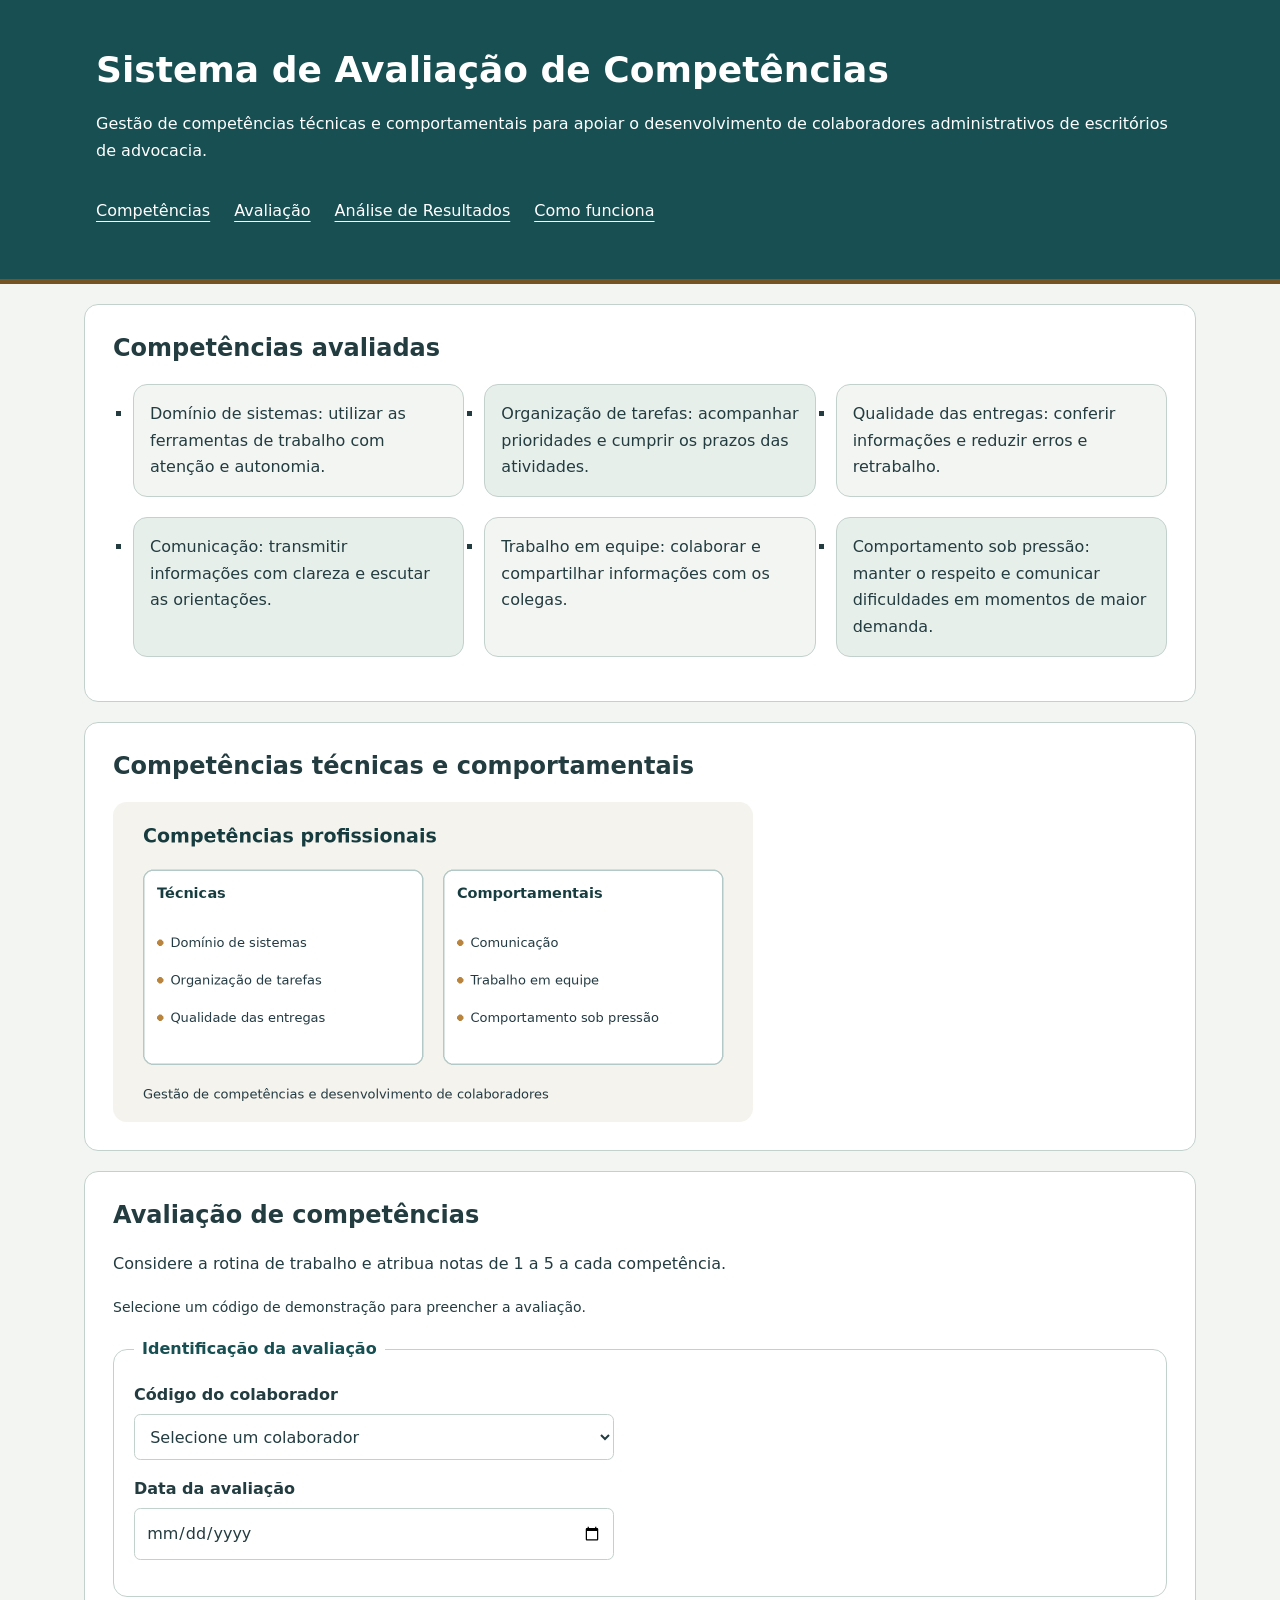
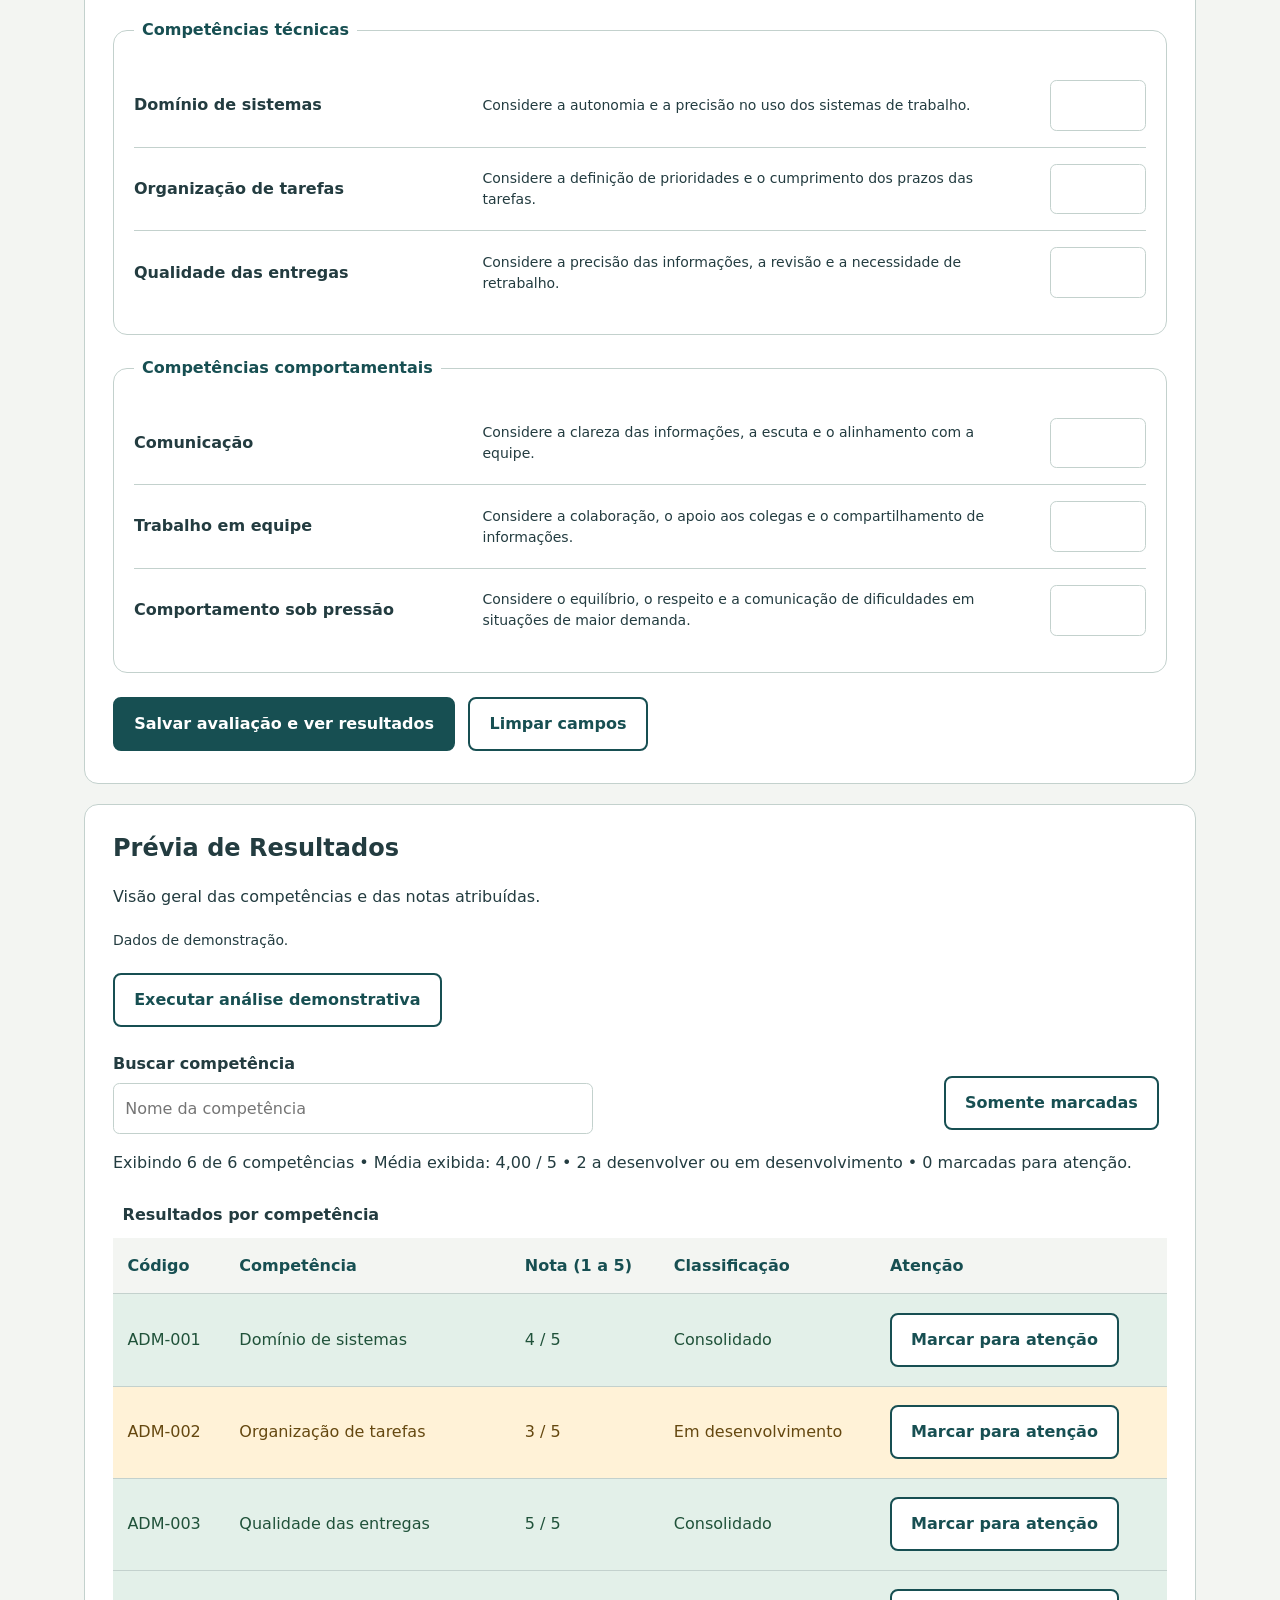
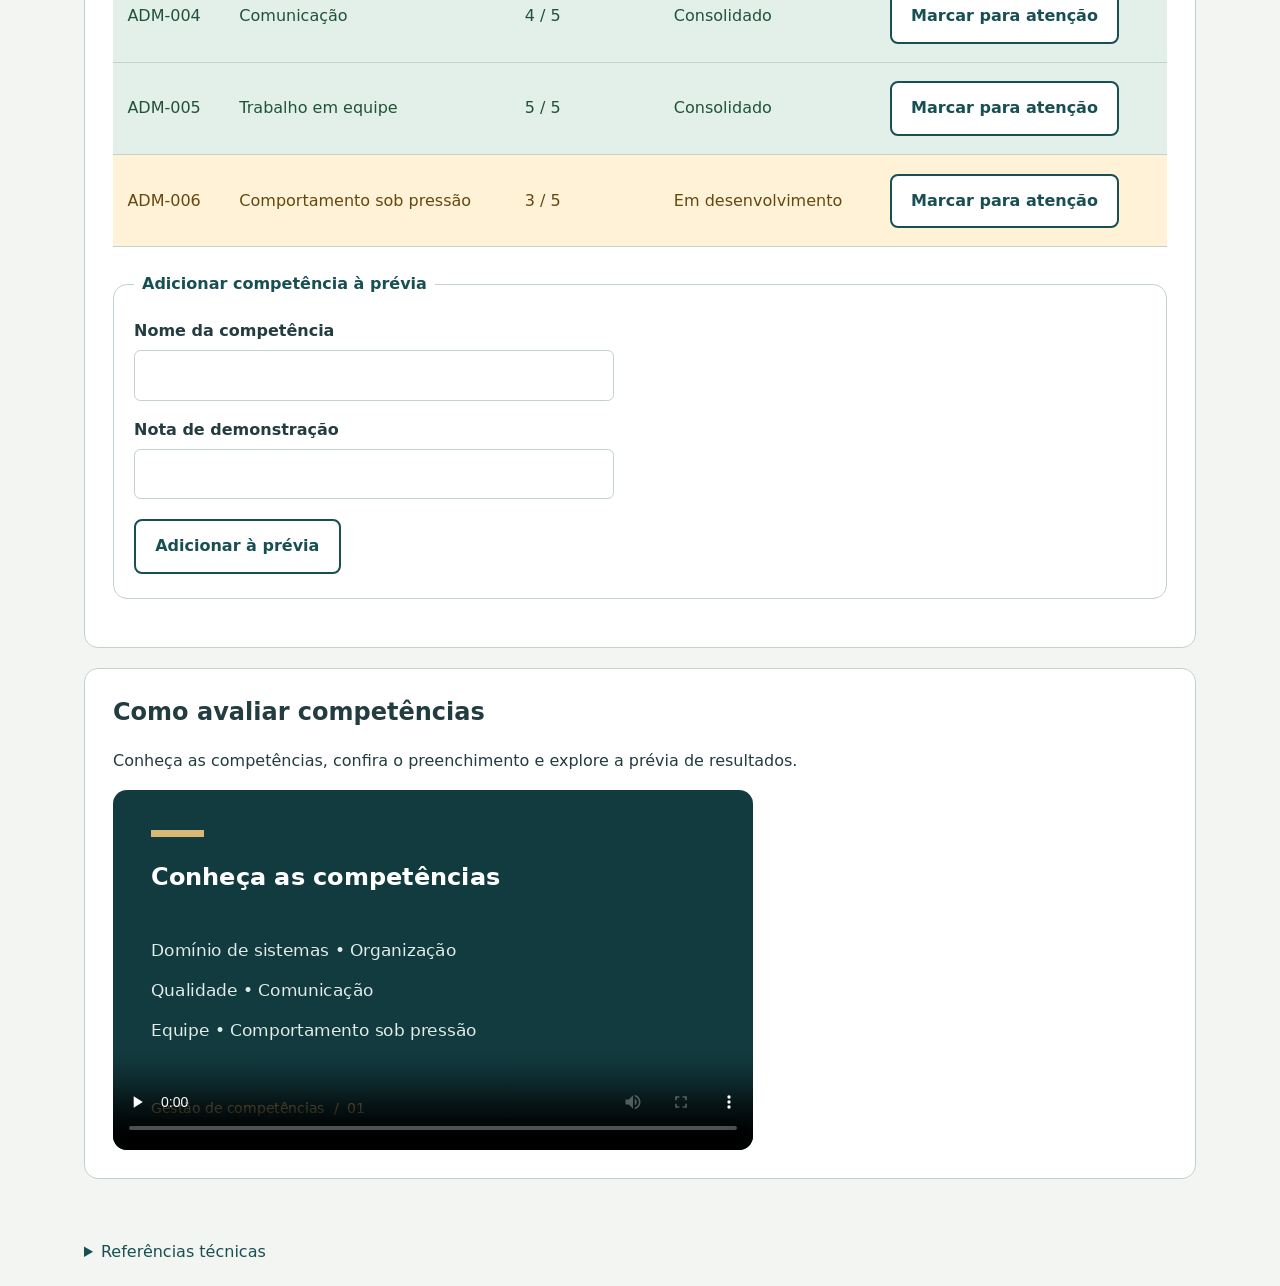
<file: index.html>
<!DOCTYPE html>
<html lang="pt-BR">
<head>
    <meta charset="UTF-8">
    <meta name="viewport" content="width=device-width, initial-scale=1.0">
    <link rel="stylesheet" href="css/reset.css">
    <link rel="stylesheet" href="css/style.css">
    <title>Sistema de Avaliação de Competências</title>
</head>
<body>
    <header id="cabecalho">
    <h1>Sistema de Avaliação de Competências</h1>
    <p>Gestão de competências técnicas e comportamentais para apoiar o desenvolvimento de colaboradores administrativos de escritórios de advocacia.</p>

        <nav class="navegacao" aria-label="Navegação principal">
            <a href="#competencias">Competências</a>
            <a href="#avaliacao">Avaliação</a>
            <a href="resultados.html">Análise de Resultados</a>
            <a href="#apresentacao">Como funciona</a>
        </nav>
    </header>
    <main>
    <section id="competencias" class="card">
    <h2>Competências avaliadas</h2>
    <ul class="lista-competencias">
        <li>Domínio de sistemas: utilizar as ferramentas de trabalho com atenção e autonomia.</li>
        <li>Organização de tarefas: acompanhar prioridades e cumprir os prazos das atividades.</li>
        <li>Qualidade das entregas: conferir informações e reduzir erros e retrabalho.</li>
        <li>Comunicação: transmitir informações com clareza e escutar as orientações.</li>
        <li>Trabalho em equipe: colaborar e compartilhar informações com os colegas.</li>
        <li>Comportamento sob pressão: manter o respeito e comunicar dificuldades em momentos de maior demanda.</li>
    </ul>

    </section>
    <section id="visao-geral" class="card">
    <h2>Competências técnicas e comportamentais</h2>
    <img src="assets/images/competencias.png"
         alt="Quadro com dois grupos: competências técnicas — domínio de sistemas, organização de tarefas e qualidade das entregas; competências comportamentais — comunicação, trabalho em equipe e comportamento sob pressão."
         width="640" height="320">

    </section>
    <section id="avaliacao" class="card">
        <h2>Avaliação de competências</h2>
        <p>Considere a rotina de trabalho e atribua notas de 1 a 5 a cada competência.</p>
        <p><small>Selecione um código de demonstração para preencher a avaliação.</small></p>
        <form id="form-avaliacao" action="resultados.html" method="get">
            <fieldset>
                <legend>Identificação da avaliação</legend>
                <p class="campo"><label for="codigo">Código do colaborador</label>
                <select id="codigo" name="codigo" required>
                    <option value="" selected disabled>Selecione um colaborador</option>
                    <option value="ADM-001">ADM-001</option>
                    <option value="ADM-002">ADM-002</option>
                    <option value="ADM-003">ADM-003</option>
                    <option value="ADM-004">ADM-004</option>
                    <option value="ADM-005">ADM-005</option>
                    <option value="ADM-006">ADM-006</option>
                </select></p>
                <p class="campo"><label for="data">Data da avaliação</label>
                <input type="date" id="data" name="data" required></p>
            </fieldset>
            <fieldset>
                <legend>Competências técnicas</legend>
                <div class="competencia-linha">
                    <label for="sistemas">Domínio de sistemas</label>
                    <small id="sistemas-descricao" class="competencia-descricao">Considere a autonomia e a precisão no uso dos sistemas de trabalho.</small>
                    <input type="number" id="sistemas" name="sistemas" min="1" max="5" step="1" aria-describedby="sistemas-descricao" required>
                </div>
                <div class="competencia-linha">
                    <label for="organizacao">Organização de tarefas</label>
                    <small id="organizacao-descricao" class="competencia-descricao">Considere a definição de prioridades e o cumprimento dos prazos das tarefas.</small>
                    <input type="number" id="organizacao" name="organizacao" min="1" max="5" step="1" aria-describedby="organizacao-descricao" required>
                </div>
                <div class="competencia-linha">
                    <label for="qualidade">Qualidade das entregas</label>
                    <small id="qualidade-descricao" class="competencia-descricao">Considere a precisão das informações, a revisão e a necessidade de retrabalho.</small>
                    <input type="number" id="qualidade" name="qualidade" min="1" max="5" step="1" aria-describedby="qualidade-descricao" required>
                </div>
            </fieldset>
            <fieldset>
                <legend>Competências comportamentais</legend>
                <div class="competencia-linha">
                    <label for="comunicacao">Comunicação</label>
                    <small id="comunicacao-descricao" class="competencia-descricao">Considere a clareza das informações, a escuta e o alinhamento com a equipe.</small>
                    <input type="number" id="comunicacao" name="comunicacao" min="1" max="5" step="1" aria-describedby="comunicacao-descricao" required>
                </div>
                <div class="competencia-linha">
                    <label for="equipe">Trabalho em equipe</label>
                    <small id="equipe-descricao" class="competencia-descricao">Considere a colaboração, o apoio aos colegas e o compartilhamento de informações.</small>
                    <input type="number" id="equipe" name="equipe" min="1" max="5" step="1" aria-describedby="equipe-descricao" required>
                </div>
                <div class="competencia-linha">
                    <label for="pressao">Comportamento sob pressão</label>
                    <small id="pressao-descricao" class="competencia-descricao">Considere o equilíbrio, o respeito e a comunicação de dificuldades em situações de maior demanda.</small>
                    <input type="number" id="pressao" name="pressao" min="1" max="5" step="1" aria-describedby="pressao-descricao" required>
                </div>
            </fieldset>
            <button type="submit" class="botao">Salvar avaliação e ver resultados</button>
            <button type="reset" class="botao botao-secundario">Limpar campos</button>
            <p id="form-mensagem" role="alert" hidden></p>
        </form>
    </section>
    <section id="resultados" class="card">
    <h2>Prévia de Resultados</h2>
    <p>Visão geral das competências e das notas atribuídas.</p>
    <p><small>Dados de demonstração.</small></p>
    <button type="button" id="executar-analise" class="botao botao-secundario">Executar análise demonstrativa</button>
    <div class="controles-previa">
        <p class="campo"><label for="busca-competencias">Buscar competência</label>
        <input type="search" id="busca-competencias" placeholder="Nome da competência"></p>
        <button type="button" id="filtrar-marcadas" class="botao botao-secundario" aria-pressed="false">Somente marcadas</button>
    </div>
    <p id="resumo-previa" aria-live="polite"></p>
    <div class="tabela-container">
    <table>
        <caption>Resultados por competência</caption>
        <thead>
            <tr>
                <th scope="col">Código</th>
                <th scope="col">Competência</th>
                <th scope="col">Nota (1 a 5)</th>
                <th scope="col">Classificação</th>
                <th scope="col">Atenção</th>
            </tr>
        </thead>
        <tbody id="lista-previa"></tbody>
    </table>
    </div>
    <form id="form-competencia-previa">
        <fieldset>
            <legend>Adicionar competência à prévia</legend>
            <p class="campo"><label for="nova-competencia">Nome da competência</label>
            <input type="text" id="nova-competencia" name="nomeCompetencia" maxlength="100" required></p>
            <p class="campo"><label for="nova-nota">Nota de demonstração</label>
            <input type="number" id="nova-nota" name="notaCompetencia" min="1" max="5" step="1" required></p>
            <button type="submit" class="botao botao-secundario">Adicionar à prévia</button>
        </fieldset>
    </form>

    </section>
    <section id="apresentacao" class="card">
        <h2>Como avaliar competências</h2>
        <p>Conheça as competências, confira o preenchimento e explore a prévia de resultados.</p>
        <!-- WebM/VP9 prioriza compressão eficiente; MP4/H.264 amplia a compatibilidade. -->
        <!-- preload="none": o vídeo está abaixo do conteúdo principal e só deve baixar ao iniciar a reprodução. -->
        <video controls preload="none" poster="assets/images/apresentacao-poster.png" width="640" height="360">
            <source src="assets/media/apresentacao.webm" type="video/webm">
            <source src="assets/media/apresentacao.mp4" type="video/mp4">
            <track kind="captions" src="assets/captions/apresentacao.vtt" srclang="pt-BR" label="Português" default>
            Seu navegador não reproduz este vídeo. <a href="assets/media/apresentacao.mp4">Baixe a apresentação em MP4</a>.
        </video>
    </section>
    </main>
    <footer>
    <details>
        <summary>Referências técnicas</summary>
        <p><a href="https://developer.mozilla.org/pt-BR/docs/Web/HTML" target="_blank" rel="noopener noreferrer">Documentação HTML — MDN (abre em nova aba)</a></p>
    </details>
    </footer>
    <script src="js/avaliacoes.js" defer></script>
    <script src="js/formulario.js" defer></script>
    <script src="js/logica.js" defer></script>
    <script src="js/script.js" defer></script>
</body>
</html>
</file>
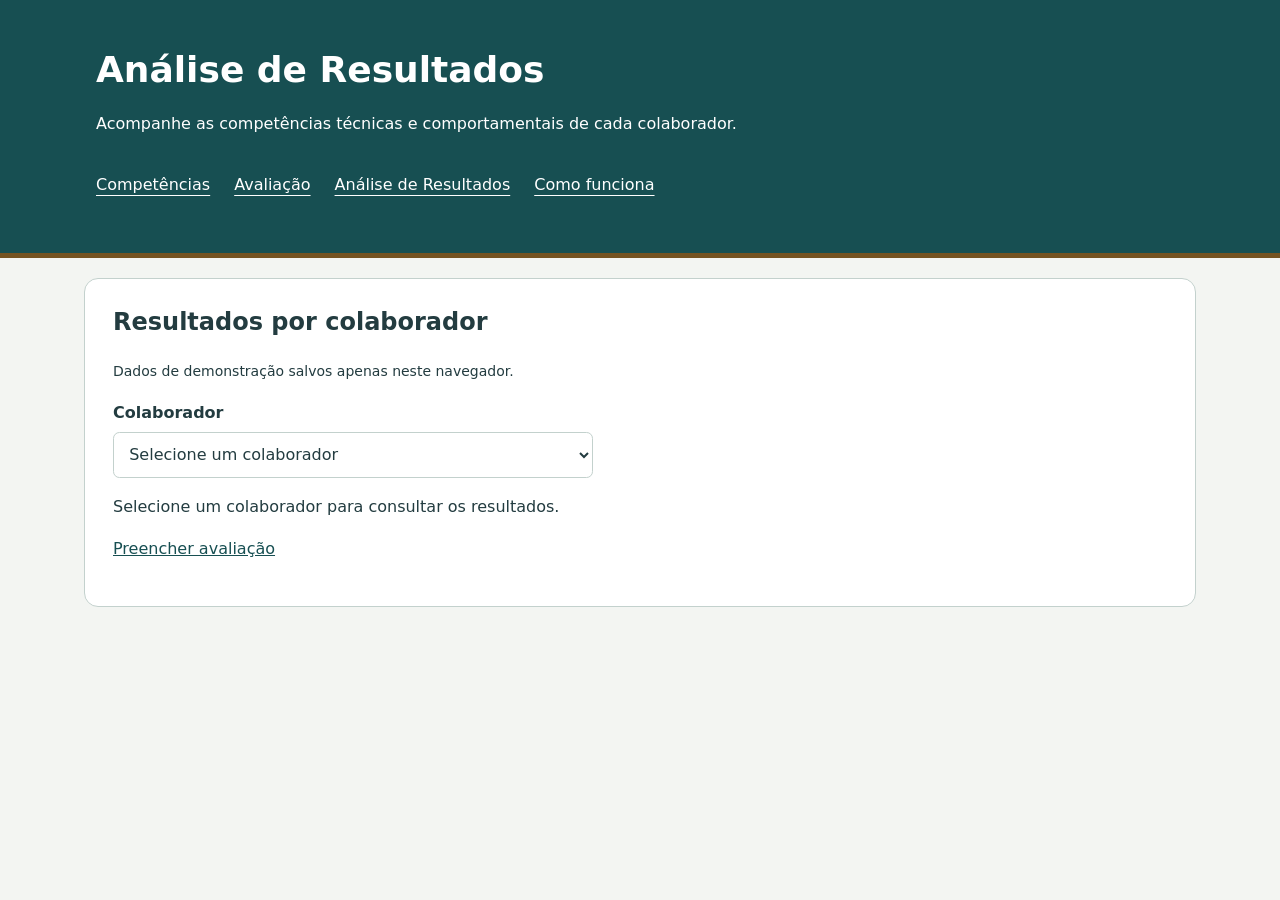
<file: resultados.html>
<!DOCTYPE html>
<html lang="pt-BR">
<head>
    <meta charset="UTF-8">
    <meta name="viewport" content="width=device-width, initial-scale=1.0">
    <link rel="stylesheet" href="css/reset.css">
    <link rel="stylesheet" href="css/style.css">
    <title>Análise de Resultados | Sistema de Avaliação de Competências</title>
</head>
<body>
    <header id="cabecalho">
        <h1>Análise de Resultados</h1>
        <p>Acompanhe as competências técnicas e comportamentais de cada colaborador.</p>
        <nav class="navegacao" aria-label="Navegação principal">
            <a href="index.html#competencias">Competências</a>
            <a href="index.html#avaliacao">Avaliação</a>
            <a href="resultados.html" aria-current="page">Análise de Resultados</a>
            <a href="index.html#apresentacao">Como funciona</a>
        </nav>
    </header>
    <main>
        <section class="card" aria-labelledby="titulo-consulta">
            <h2 id="titulo-consulta">Resultados por colaborador</h2>
            <p><small>Dados de demonstração salvos apenas neste navegador.</small></p>
            <p class="campo">
                <label for="colaborador-resultados">Colaborador</label>
                <select id="colaborador-resultados" name="colaborador">
                    <option value="">Selecione um colaborador</option>
                    <option value="ADM-001">ADM-001</option>
                    <option value="ADM-002">ADM-002</option>
                    <option value="ADM-003">ADM-003</option>
                    <option value="ADM-004">ADM-004</option>
                    <option value="ADM-005">ADM-005</option>
                    <option value="ADM-006">ADM-006</option>
                </select>
            </p>
            <p id="mensagem-resultados" role="status">Selecione um colaborador para consultar os resultados.</p>
            <p><a href="index.html#avaliacao">Preencher avaliação</a></p>
            <div id="painel-resultados" hidden>
                <h3>Médias da avaliação</h3>
                <dl class="resumo-medias">
                    <div class="media-item"><dt>Média geral</dt><dd><span id="media-geral">—</span> <small>/ 5</small></dd></div>
                    <div class="media-item"><dt>Competências técnicas</dt><dd><span id="media-tecnicas">—</span> <small>/ 5</small></dd></div>
                    <div class="media-item"><dt>Competências comportamentais</dt><dd><span id="media-comportamentais">—</span> <small>/ 5</small></dd></div>
                </dl>
                <h3>Notas por competência</h3>
                <ul class="notas-competencias">
                    <li class="resultado-item">
                        <div class="resultado-cabecalho"><span>Domínio de sistemas</span><strong id="nota-sistemas">— / 5</strong></div>
                        <div class="barra-trilha" aria-hidden="true"><div id="barra-sistemas" class="barra-preenchimento"></div></div>
                    </li>
                    <li class="resultado-item">
                        <div class="resultado-cabecalho"><span>Organização de tarefas</span><strong id="nota-organizacao">— / 5</strong></div>
                        <div class="barra-trilha" aria-hidden="true"><div id="barra-organizacao" class="barra-preenchimento"></div></div>
                    </li>
                    <li class="resultado-item">
                        <div class="resultado-cabecalho"><span>Qualidade das entregas</span><strong id="nota-qualidade">— / 5</strong></div>
                        <div class="barra-trilha" aria-hidden="true"><div id="barra-qualidade" class="barra-preenchimento"></div></div>
                    </li>
                    <li class="resultado-item">
                        <div class="resultado-cabecalho"><span>Comunicação</span><strong id="nota-comunicacao">— / 5</strong></div>
                        <div class="barra-trilha" aria-hidden="true"><div id="barra-comunicacao" class="barra-preenchimento"></div></div>
                    </li>
                    <li class="resultado-item">
                        <div class="resultado-cabecalho"><span>Trabalho em equipe</span><strong id="nota-equipe">— / 5</strong></div>
                        <div class="barra-trilha" aria-hidden="true"><div id="barra-equipe" class="barra-preenchimento"></div></div>
                    </li>
                    <li class="resultado-item">
                        <div class="resultado-cabecalho"><span>Comportamento sob pressão</span><strong id="nota-pressao">— / 5</strong></div>
                        <div class="barra-trilha" aria-hidden="true"><div id="barra-pressao" class="barra-preenchimento"></div></div>
                    </li>
                </ul>
            </div>
        </section>
    </main>
    <script src="js/avaliacoes.js" defer></script>
    <script src="js/resultados.js" defer></script>
</body>
</html>
</file>
<file: css/style.css>
:root {
    --cor-fundo: #f3f5f2;
    --cor-superficie: #ffffff;
    --cor-texto: #233c40;
    --cor-primaria: #174f52;
    --cor-destaque: #755322;
    --cor-borda: #c3d1cd;
    --espaco: 1.25rem;
    --raio: 0.875rem;
}

/* rem respeita o tamanho de texto configurado no navegador. */
body {
    color: var(--cor-texto);
    background: var(--cor-fundo);
    font-family: system-ui, sans-serif;
    font-size: 1rem;
    line-height: 1.65;
}

#cabecalho {
    padding: 3rem var(--espaco);
    color: var(--cor-superficie);
    background: var(--cor-primaria);
    border-bottom: 0.35rem solid var(--cor-destaque);
}

/* O filho direto limita a largura apenas dos textos do cabeçalho. */
#cabecalho > h1,
#cabecalho > p {
    max-width: 68rem;
    margin: 0 auto var(--espaco);
}

h1 {
    font-size: 2.25rem;
    line-height: 1.2;
}

h2 {
    margin-top: 0;
    font-size: 1.5rem;
    line-height: 1.3;
}

main,
footer {
    max-width: 72rem;
    margin: 0 auto;
    padding: var(--espaco);
}

.card {
    margin: 0 0 var(--espaco);
    padding: 1.75rem;
    border: 1px solid var(--cor-borda);
    border-radius: var(--raio);
    background: var(--cor-superficie);
}

.lista-competencias {
    padding-left: 1.4rem;
    list-style-type: square;
}

.lista-competencias li {
    margin-bottom: 0.75rem;
}

img,
video {
    display: block;
    max-width: 100%;
    height: auto;
    border-radius: var(--raio);
}

fieldset {
    min-width: 0;
    margin: 0 0 var(--espaco);
    padding: var(--espaco);
    border: 1px solid var(--cor-borda);
    border-radius: var(--raio);
}

legend {
    padding: 0 0.5rem;
    color: var(--cor-primaria);
    font-weight: 700;
}

.campo {
    margin: 0 0 1rem;
}

label {
    display: block;
    margin-bottom: 0.35rem;
    font-weight: 600;
}

input,
select {
    display: block;
    width: 100%;
    max-width: 30rem;
    padding: 0.7rem;
    border: 1px solid var(--cor-borda);
    border-radius: 0.4rem;
    color: var(--cor-texto);
    background: var(--cor-superficie);
    font: inherit;
}

.botao {
    margin: 0.25rem 0.5rem 0.25rem 0;
    padding: 0.75rem 1.2rem;
    border: 2px solid var(--cor-primaria);
    border-radius: 0.5rem;
    color: var(--cor-superficie);
    background: var(--cor-primaria);
    font: inherit;
    font-weight: 600;
    cursor: pointer;
}

.botao-secundario {
    color: var(--cor-primaria);
    background: var(--cor-superficie);
}

:focus-visible {
    outline: 3px solid var(--cor-destaque);
    outline-offset: 3px;
}

.tabela-container {
    overflow-x: auto;
}

table {
    width: 100%;
    border-collapse: collapse;
}

caption {
    padding: 0.6rem;
    text-align: left;
    font-weight: 700;
}

th,
td {
    padding: 0.9rem;
    border-bottom: 1px solid var(--cor-borda);
    text-align: left;
}

th {
    color: var(--cor-primaria);
    background: var(--cor-fundo);
}

a:link {
    color: var(--cor-primaria);
}

a:visited {
    color: #614078;
}

a:hover {
    color: var(--cor-destaque);
    text-decoration-thickness: 0.15rem;
}

a:active {
    color: #7e2e27;
}

small {
    font-size: 0.875rem;
}

summary {
    cursor: pointer;
    color: var(--cor-primaria);
}

.navegacao {
    display: flex;
    flex-wrap: wrap;
    gap: 0.5rem 1.5rem;
    max-width: 68rem;
    margin: 1.75rem auto 0;
}

.navegacao a {
    padding: 0.4rem 0;
    text-underline-offset: 0.3rem;
}

/* Estados próprios preservam o contraste sobre o cabeçalho escuro. */
.navegacao a:link,
.navegacao a:visited {
    color: #ffffff;
}

.navegacao a:hover,
.navegacao a:focus-visible {
    color: #f3d6a1;
}

.navegacao a:active {
    color: #e9bc71;
}

.lista-competencias {
    display: grid;
    grid-template-columns: repeat(auto-fit, minmax(min(100%, 16rem), 1fr));
    gap: var(--espaco);
    padding-left: 1.25rem;
}

.lista-competencias li {
    margin: 0;
    padding: 1rem;
    border: 1px solid var(--cor-borda);
    border-radius: var(--raio);
    background: var(--cor-fundo);
}

/* A alternância distingue os itens sem atribuir significado à posição. */
.lista-competencias li:nth-child(even) {
    background: #e7efeb;
}

.competencia-linha {
    display: grid;
    grid-template-columns: minmax(0, 1.2fr) minmax(0, 2fr) minmax(5rem, 6rem);
    align-items: center;
    gap: 0.75rem 1.25rem;
    padding: 1rem 0;
    border-bottom: 1px solid var(--cor-borda);
}

.competencia-linha:last-child {
    border-bottom: 0;
}

.competencia-linha label {
    margin: 0;
}

.competencia-descricao {
    line-height: 1.5;
}

@media (max-width: 42rem) {
    .competencia-linha {
        grid-template-columns: minmax(0, 1fr) 5rem;
    }

    .competencia-linha label {
        grid-column: 1;
        grid-row: 1;
    }

    .competencia-descricao {
        grid-column: 1;
        grid-row: 2;
    }

    .competencia-linha input {
        grid-column: 2;
        grid-row: 1 / span 2;
    }
}

[hidden] {
    display: none;
}

h3 {
    font-size: 1.2rem;
}

.resumo-medias {
    display: grid;
    grid-template-columns: repeat(auto-fit, minmax(min(100%, 13rem), 1fr));
    gap: var(--espaco);
    margin: 0 0 2rem;
}

.media-item {
    padding: var(--espaco);
    border: 1px solid var(--cor-borda);
    border-radius: var(--raio);
    background: var(--cor-fundo);
}

.media-item dd {
    margin: 0.35rem 0 0;
    color: var(--cor-primaria);
    font-size: 1.8rem;
    font-weight: 700;
}

.notas-competencias {
    margin: 0;
    padding: 0;
    list-style-type: none;
}

.resultado-item {
    margin-bottom: 1.5rem;
}

.resultado-cabecalho {
    display: flex;
    flex-wrap: wrap;
    justify-content: space-between;
    gap: 0.35rem 1rem;
    margin-bottom: 0.5rem;
}

.barra-trilha {
    height: 0.75rem;
    overflow: hidden;
    border-radius: 1rem;
    background: #e1e9e5;
}

.barra-preenchimento {
    height: 100%;
    background: var(--cor-primaria);
}

.nota-1 { width: 20%; }
.nota-2 { width: 40%; }
.nota-3 { width: 60%; }
.nota-4 { width: 80%; }
.nota-5 { width: 100%; }

.faixa-inicial {
    background: #fbe8e4;
    color: #652d24;
}

.faixa-intermediaria {
    background: #fff2d7;
    color: #654810;
}

.faixa-consolidada {
    background: #e3f0e9;
    color: #20523a;
}

.controles-previa {
    display: flex;
    flex-wrap: wrap;
    align-items: end;
    gap: var(--espaco);
    margin-top: var(--espaco);
}

.controles-previa .campo {
    flex: 1 1 15rem;
    margin: 0;
}

.filtro-ativo {
    color: var(--cor-superficie);
    background: var(--cor-primaria);
}

.competencia-marcada td:first-child {
    border-left: 0.25rem solid var(--cor-destaque);
}

#form-competencia-previa {
    margin-top: 1.5rem;
}
</file>
